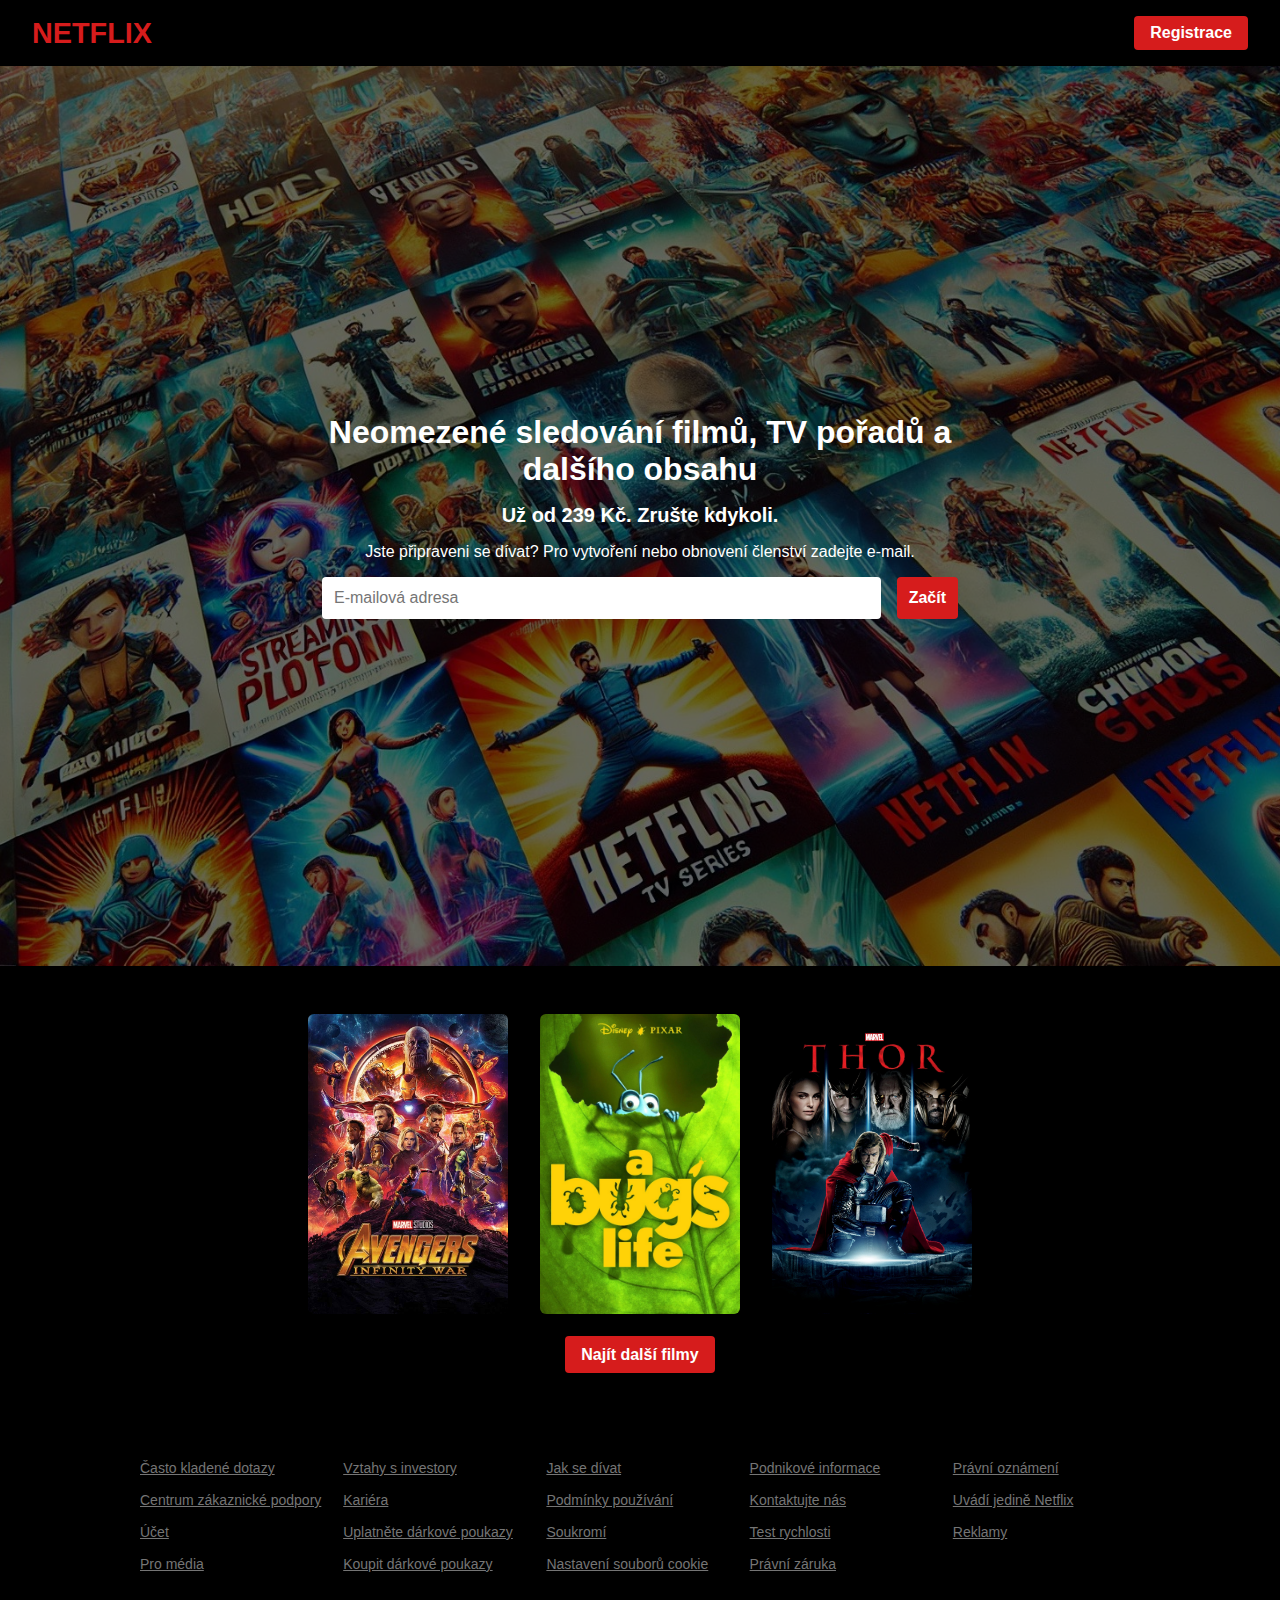
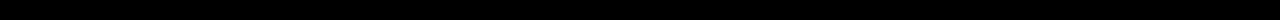
<file: index.html>
<!DOCTYPE html>
<html lang="cs">
  <head>
    <meta charset="UTF-8" />
    <meta name="viewport" content="width=device-width, initial-scale=1.0" />
    <title>Netflix</title>
    <link rel="stylesheet" href="styles.css" />
  </head>
  <body>
    <header class="header">
      <div class="logo">NETFLIX</div>
      <a href="formular.html" class="btn-registrace">Registrace</a>
    </header>
    <!-- Přidání Font Awesome ikon -->
    <link
      rel="stylesheet"
      href="https://cdnjs.cloudflare.com/ajax/libs/font-awesome/6.5.0/css/all.min.css"
    />

    <!-- Tlačítko pro návrat nahoru -->
    <a href="#" class="scroll-to-top" id="scrollToTopBtn">
      <i class="fa-regular fa-circle-up"></i>
    </a>
    <section class="hero">
      <div class="hero-content">
        <h1>Neomezené sledování filmů, TV pořadů a dalšího obsahu</h1>
        <h2>Už od 239 Kč. Zrušte kdykoli.</h2>
        <p>
          Jste připraveni se dívat? Pro vytvoření nebo obnovení členství zadejte
          e-mail.
        </p>
        <form class="email-form">
          <input type="email" placeholder="E-mailová adresa" required />
          <button type="submit">Začít</button>
        </form>
      </div>
    </section>
    <section class="movie-section">
      <div class="movie-gallery">
        <img src="images/avengers.jpg" alt="Avengers Infinity War" />
        <img src="images/bugs-life.jpeg" alt="A Bug's Life" />
        <img src="images/thor.jpeg" alt="Thor" />
      </div>
      <a href="index2.html" class="btn-more">Najít další filmy</a>
    </section>
    <footer class="footer">
      <div class="footer-links">
        <a href="#">Často kladené dotazy</a>
        <a href="#">Vztahy s investory</a>
        <a href="#">Jak se dívat</a>
        <a href="#">Podnikové informace</a>
        <a href="#">Právní oznámení</a>

        <a href="#">Centrum zákaznické podpory</a>
        <a href="#">Kariéra</a>
        <a href="#">Podmínky používání</a>
        <a href="#">Kontaktujte nás</a>
        <a href="#">Uvádí jedině Netflix</a>

        <a href="#">Účet</a>
        <a href="#">Uplatněte dárkové poukazy</a>
        <a href="#">Soukromí</a>
        <a href="#">Test rychlosti</a>
        <a href="#">Reklamy</a>

        <a href="#">Pro média</a>
        <a href="#">Koupit dárkové poukazy</a>
        <a href="#">Nastavení souborů cookie</a>
        <a href="#">Právní záruka</a>
      </div>
    </footer>
    <script src="script.js" defer></script>
  </body>
</html>
</file>
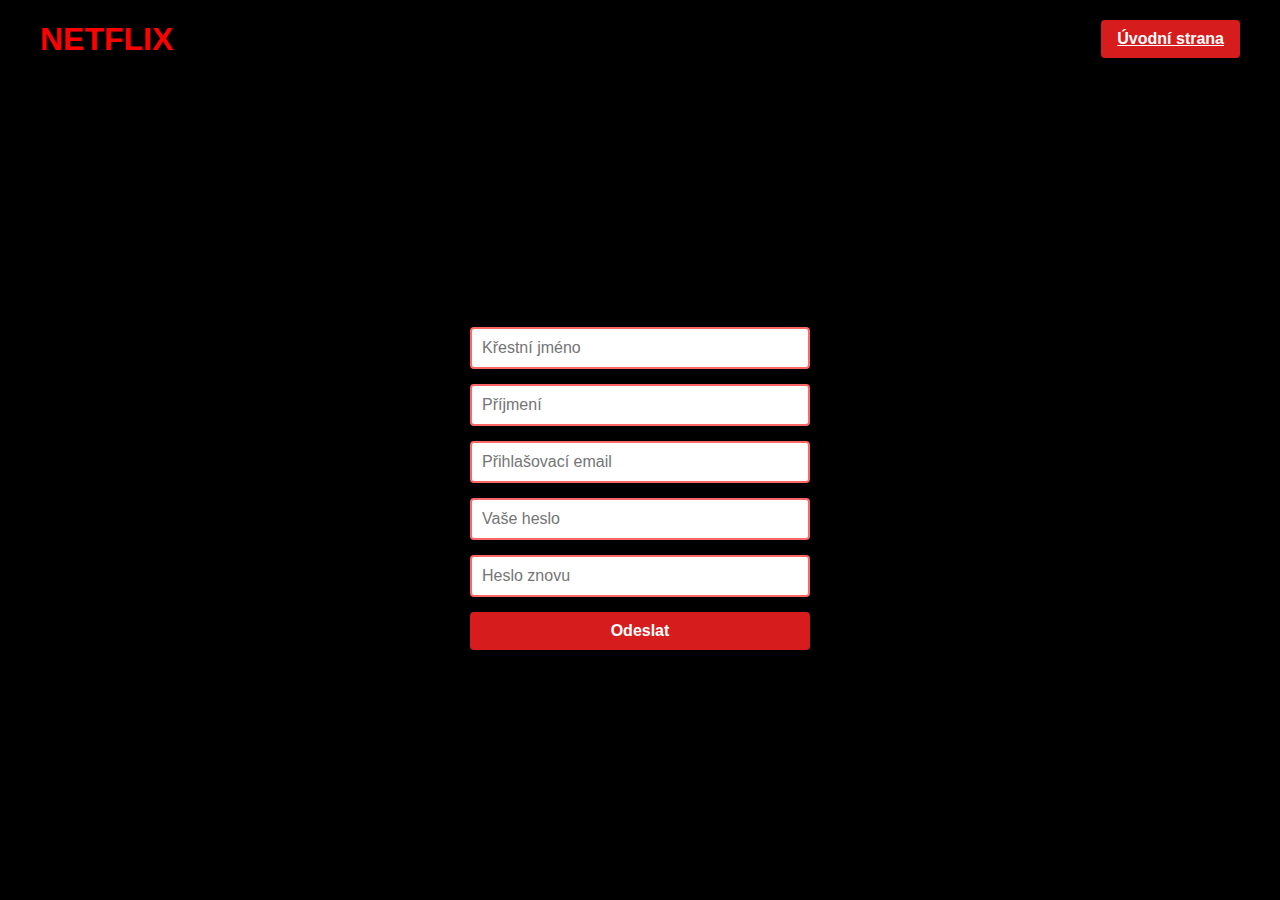
<file: formular.html>
<!DOCTYPE html>
<html lang="cs">
  <head>
    <meta charset="UTF-8" />
    <meta name="viewport" content="width=device-width, initial-scale=1.0" />
    <title>Moje stránka</title>
    <link rel="stylesheet" href="formulas.css" />
  </head>
  <body>
    <header class="header">
      <div class="logo">NETFLIX</div>
      <a href="index.html" class="btn-uvodnístrana">Úvodní strana</a>
    </header>
    <main class="main">
      <form id="registerForm">
        <input type="text" placeholder="Křestní jméno" required />
        <input type="text" placeholder="Příjmení" required />
        <input type="email" placeholder="Přihlašovací email" required />
        <input
          type="password"
          id="password"
          placeholder="Vaše heslo"
          required
        />
        <input
          type="password"
          id="confirmpassword"
          placeholder="Heslo znovu"
          required
        />
        <button type="submit" class="btn-submit">Odeslat</button>
      </form>
    </main>
    <script src="formular.js"></script>
  </body>
</html>
</file>
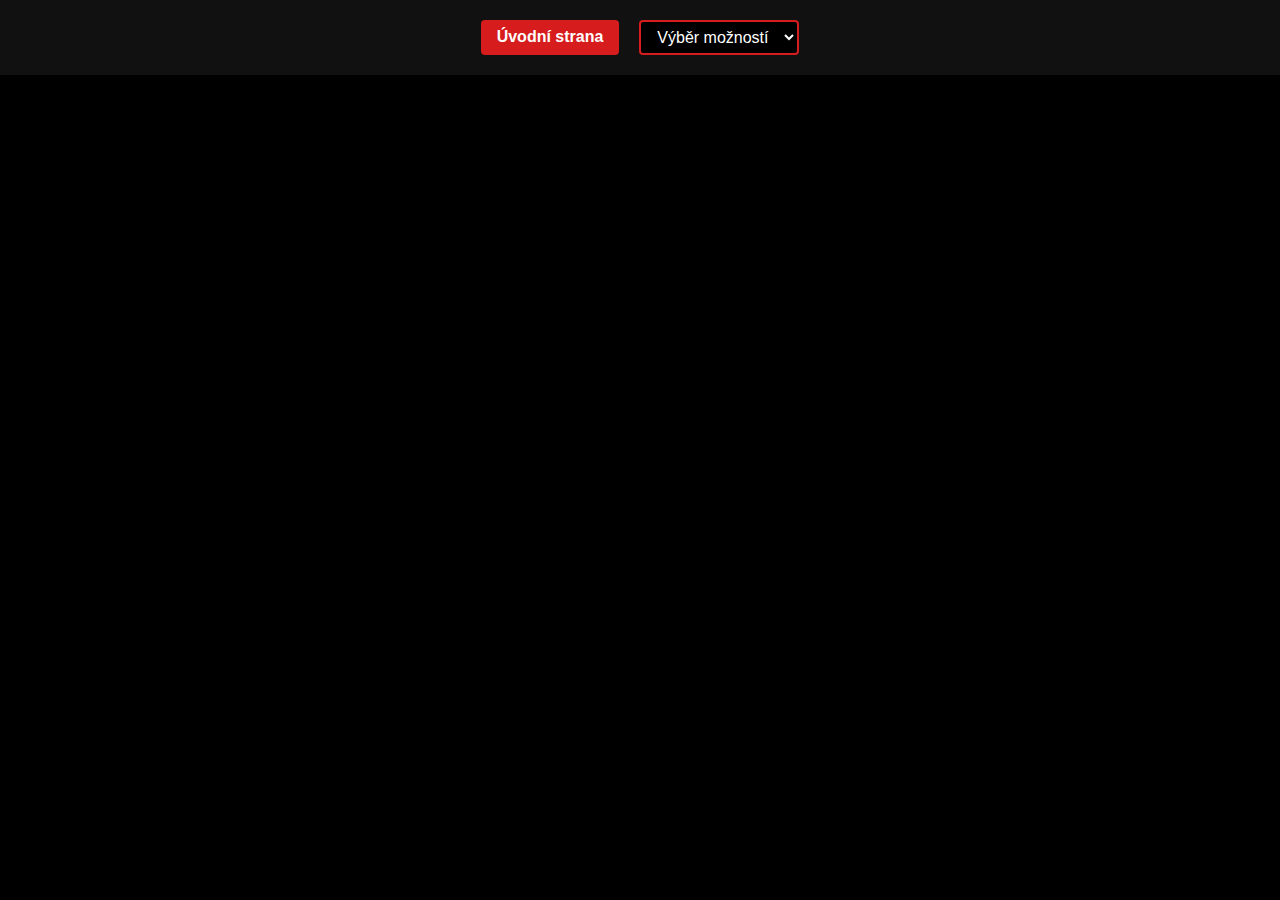
<file: index2.html>
<!DOCTYPE html>
<html lang="cs">
  <head>
    <meta charset="UTF-8" />
    <meta name="viewport" content="width=device-width, initial-scale=1.0" />
    <title>Filmová stránka</title>
    <link rel="stylesheet" href="styles2.css" />
  </head>
  <body>
    <header class="header">
      <a href="index.html" class="btn-back">Úvodní strana</a>
      <select id="searchSelect">
        <option value="výběr možností">Výběr možností</option>
        <option value="girl">Girl</option>
        <option value="boy">Boy</option>
        <option value="Avangers">Avangers</option>
        <option value="horor">Horor</option>
      </select>
    </header>

    <main>
      <div class="movie-container" id="results"></div>
    </main>

    <script src="script2.js"></script>
  </body>
</html>
</file>
<file: styles.css>
/* Základní stylování */
* {
  margin: 0;
  padding: 0;
  box-sizing: border-box;
}

body {
  font-family: Arial, sans-serif;
  background-color: black;
  color: white;
}

/* Hlavička */
.header {
  display: flex;
  justify-content: space-between;
  align-items: center;
  padding: 1rem 2rem;
  background: rgba(0, 0, 0, 0.8);
  position: relative;
  z-index: 10;
}

.logo {
  font-size: 1.8rem;
  font-weight: bold;
  color: rgb(214, 28, 28);
}

.btn-registrace {
  background: rgb(214, 28, 28);
  color: white;
  padding: 0.5rem 1rem;
  text-decoration: none;
  font-weight: bold;
  border-radius: 4px;
}

/* Hero sekce */
.hero {
  position: relative;
  height: 100vh;
  background: url("images/background.jpg") no-repeat center center / cover;
  display: flex;
  align-items: center;
  justify-content: center;
  text-align: center;
}

.hero::before {
  content: "";
  position: absolute;
  inset: 0;
  background: rgba(0, 0, 0, 0.6);
}

.hero-content {
  position: relative;
  z-index: 2;
  max-width: 700px;
  padding: 2rem;
}

.hero-content h1 {
  font-size: 2rem;
  font-weight: bold;
  margin-bottom: 1rem;
}

.hero-content h2 {
  font-size: 1.25rem;
  margin-bottom: 1rem;
}

.hero-content p {
  font-size: 1rem;
  margin-bottom: 1rem;
}

.email-form {
  display: flex;
  flex-direction: column;
  gap: 1rem;
}

.email-form input {
  padding: 0.75rem;
  font-size: 1rem;
  border: none;
  border-radius: 4px;
}

.email-form button {
  background-color: rgb(214, 28, 28);
  color: white;
  font-size: 1rem;
  font-weight: bold;
  border: none;
  border-radius: 4px;
  padding: 0.75rem;
  cursor: pointer;
}

/* Responsivní úpravy */
@media (min-width: 600px) {
  .email-form {
    flex-direction: row;
  }

  .email-form input {
    flex: 1;
  }

  .email-form button {
    width: auto;
  }
}
.movie-section {
  background-color: black;
  text-align: center;
  padding: 3rem 1rem;
}

.movie-gallery {
  display: flex;
  flex-wrap: wrap;
  justify-content: center;
  gap: 2rem;
  margin-bottom: 2rem;
}

.movie-gallery img {
  width: 200px;
  height: auto;
  border-radius: 6px;
  transition: transform 0.3s ease;
  cursor: pointer;
}

.movie-gallery img:hover {
  transform: scale(1.05);
}

.btn-more {
  background-color: rgb(214, 28, 28);
  color: white;
  padding: 0.6rem 1rem;
  font-weight: bold;
  text-decoration: none;
  border-radius: 4px;
}
.footer {
  background-color: #000;
  padding: 3rem 1rem;
  color: #757575;
  font-size: 0.875rem;
}

.footer-links {
  max-width: 1000px;
  margin: 0 auto;
  display: grid;
  grid-template-columns: repeat(auto-fit, minmax(160px, 1fr));
  gap: 1rem;
  text-align: left;
}

.footer-links a {
  color: #757575;
  text-decoration: underline;
  transition: color 0.3s;
}

.footer-links a:hover {
  color: #fff;
}
.scroll-to-top {
  position: fixed;
  bottom: 30px;
  right: 30px;
  color: red;
  font-size: 50px;
  width: 40px;
  height: 40px;
}
</file>
<file: formulas.css>
* {
  box-sizing: border-box;
}

body {
  margin: 0;
  font-family: Arial, sans-serif;
  background: black;
  min-height: 100vh;
}
.main {
  display: flex;
  justify-content: center;
  align-items: center;
  padding: 40px 20px;
  min-height: calc(100vh - 80px);
}

header {
  background-color: rgba(0, 0, 0, 0.7);
  padding: 20px 40px;
  display: flex;
  justify-content: space-between;
  align-items: center;
}

.logo {
  color: red;
  font-size: 32px;
  font-weight: bold;
  text-transform: uppercase;
}
.btn-header,
.btn-uvodnístrana,
.btn-submit {
  background-color: rgb(214, 28, 28);
  color: white;
  font-weight: bold;
  border: none;
  border-radius: 4px;
  padding: 10px 16px;
  font-size: 1rem;
  cursor: pointer;
  transition: background-color 0.3s ease;
}

.btn-header:hover,
.btn-uvodnístrana:hover {
  background-color: rgb(214, 28, 28);
}

.form-wrapper {
  display: flex;
  justify-content: center;
  align-items: center;
  min-height: calc(100vh - 80px);
  padding: 20px;
}

form {
  background-color: rgba(0, 0, 0, 0.8);
  padding: 30px;
  border-radius: 8px;
  display: flex;
  flex-direction: column;
  gap: 15px;
  width: 100%;
  max-width: 400px;
}

form input {
  padding: 10px;
  border: none;
  border-radius: 4px;
  font-size: 16px;
}

input:invalid {
  border: 2px solid #f66;
}

input.valid {
  border: 2px solid #0f0;
}

input.invalid {
  border: 2px solid #f00;
}

@media (max-width: 600px) {
  .logo {
    font-size: 24px;
  }

  header {
    padding: 15px 20px;
  }

  .btn-header {
    padding: 6px 12px;
    font-size: 14px;
  }

  form {
    padding: 20px;
  }
}
.input-error {
  border: 2px solid red;
}

input.match {
  border: 2px solid green;
}

input.mismatch {
  border: 2px solid red;
}

form input {
  transition: border 0.3s ease, background-color 0.3s ease;
}
</file>
<file: styles2.css>
body {
  margin: 0;
  background-color: black;
  color: white;
  font-family: Arial, sans-serif;
  text-align: center;
}

.header {
  display: flex;
  justify-content: center;
  gap: 20px;
  padding: 20px;
  background-color: #111;
}

.btn-back {
  background-color: rgb(214, 28, 28);
  color: white;
  padding: 8px 16px;
  text-decoration: none;
  border-radius: 4px;
  font-weight: bold;
}

select {
  padding: 6px 12px;
  border-radius: 4px;
  border: 2px solid rgb(214, 28, 28);
  background: black;
  color: white;
  font-size: 16px;
}

.movie-container {
  display: flex;
  flex-wrap: wrap;
  justify-content: center;
  padding: 30px;
  gap: 20px;
}

.movie-container .movie {
  width: 200px;
  transform: rotate(-5deg);
  transition: transform 0.3s ease;
}

.movie img {
  width: 100%;
  border-radius: 6px;
  box-shadow: 0 0 15px rgba(255, 255, 255, 0.1);
}

.movie h3 {
  font-size: 16px;
  margin-top: 10px;
  color: white;
}

.movie:hover {
  transform: rotate(0deg) scale(1.05);
}
</file>
